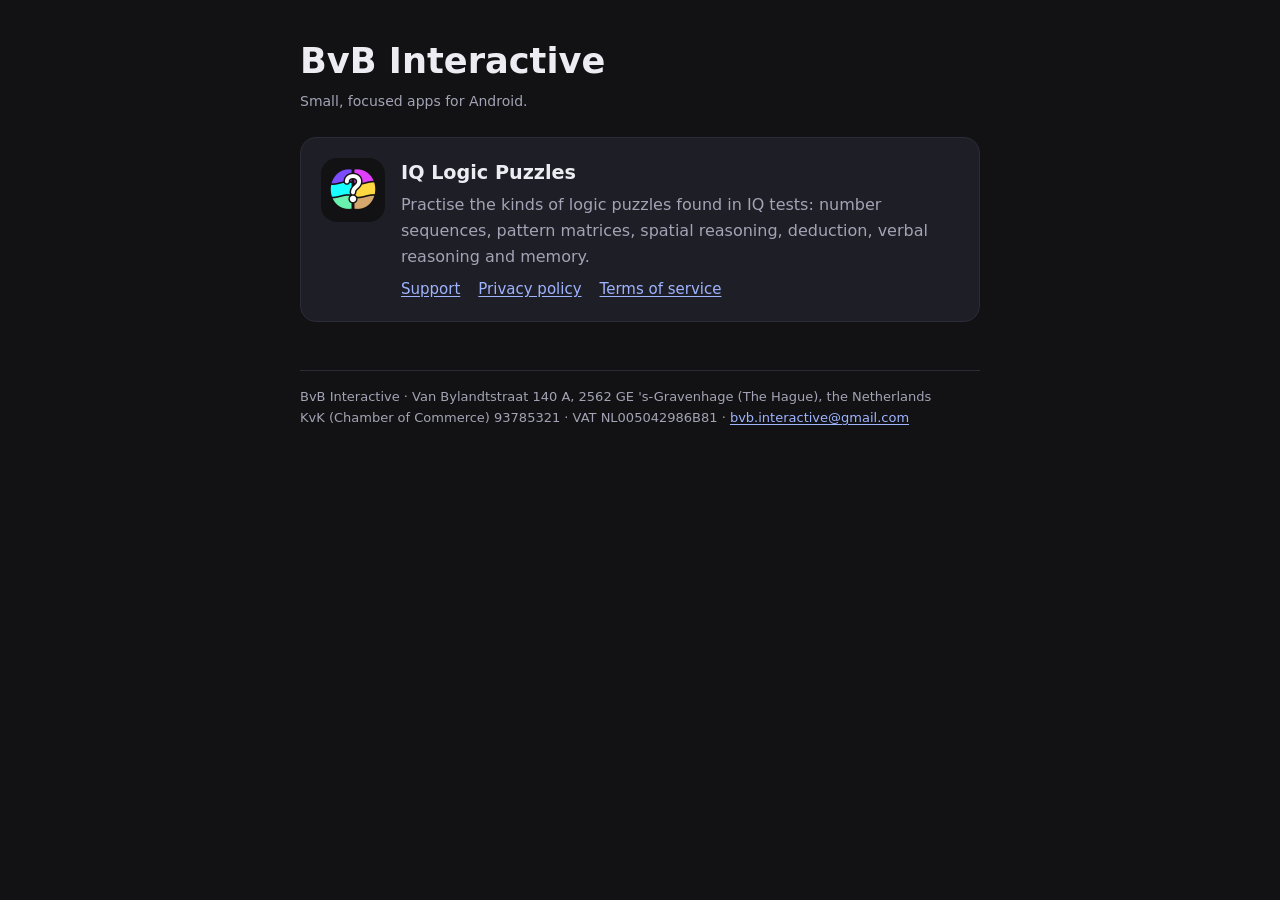
<file: index.html>
<!doctype html>
<html lang="en">
<head>
  <meta charset="utf-8">
  <meta name="viewport" content="width=device-width, initial-scale=1">
  <title>BvB Interactive</title>
  <meta name="description" content="Apps by BvB Interactive.">
  <link rel="icon" href="iq-logic-puzzles/icon.png">
  <link rel="stylesheet" href="style.css">
</head>
<body>
  <main>
    <h1>BvB Interactive</h1>
    <p class="meta">Small, focused apps for Android.</p>

    <section class="apps">
      <article class="card app">
        <img src="iq-logic-puzzles/icon.png" alt="IQ Logic Puzzles icon">
        <div>
          <h2>IQ Logic Puzzles</h2>
          <p>Practise the kinds of logic puzzles found in IQ tests: number sequences, pattern matrices, spatial reasoning, deduction, verbal reasoning and memory.</p>
          <div class="links">
            <a href="iq-logic-puzzles/">Support</a>
            <a href="iq-logic-puzzles/privacy.html">Privacy policy</a>
            <a href="iq-logic-puzzles/terms.html">Terms of service</a>
          </div>
        </div>
      </article>
    </section>

    <footer>
      <address class="company">
        BvB Interactive · Van Bylandtstraat 140 A, 2562 GE 's-Gravenhage (The Hague), the Netherlands<br>
        KvK (Chamber of Commerce) 93785321 · VAT NL005042986B81 · <a href="mailto:bvb.interactive@gmail.com">bvb.interactive@gmail.com</a>
      </address>
    </footer>
  </main>
</body>
</html>
</file>
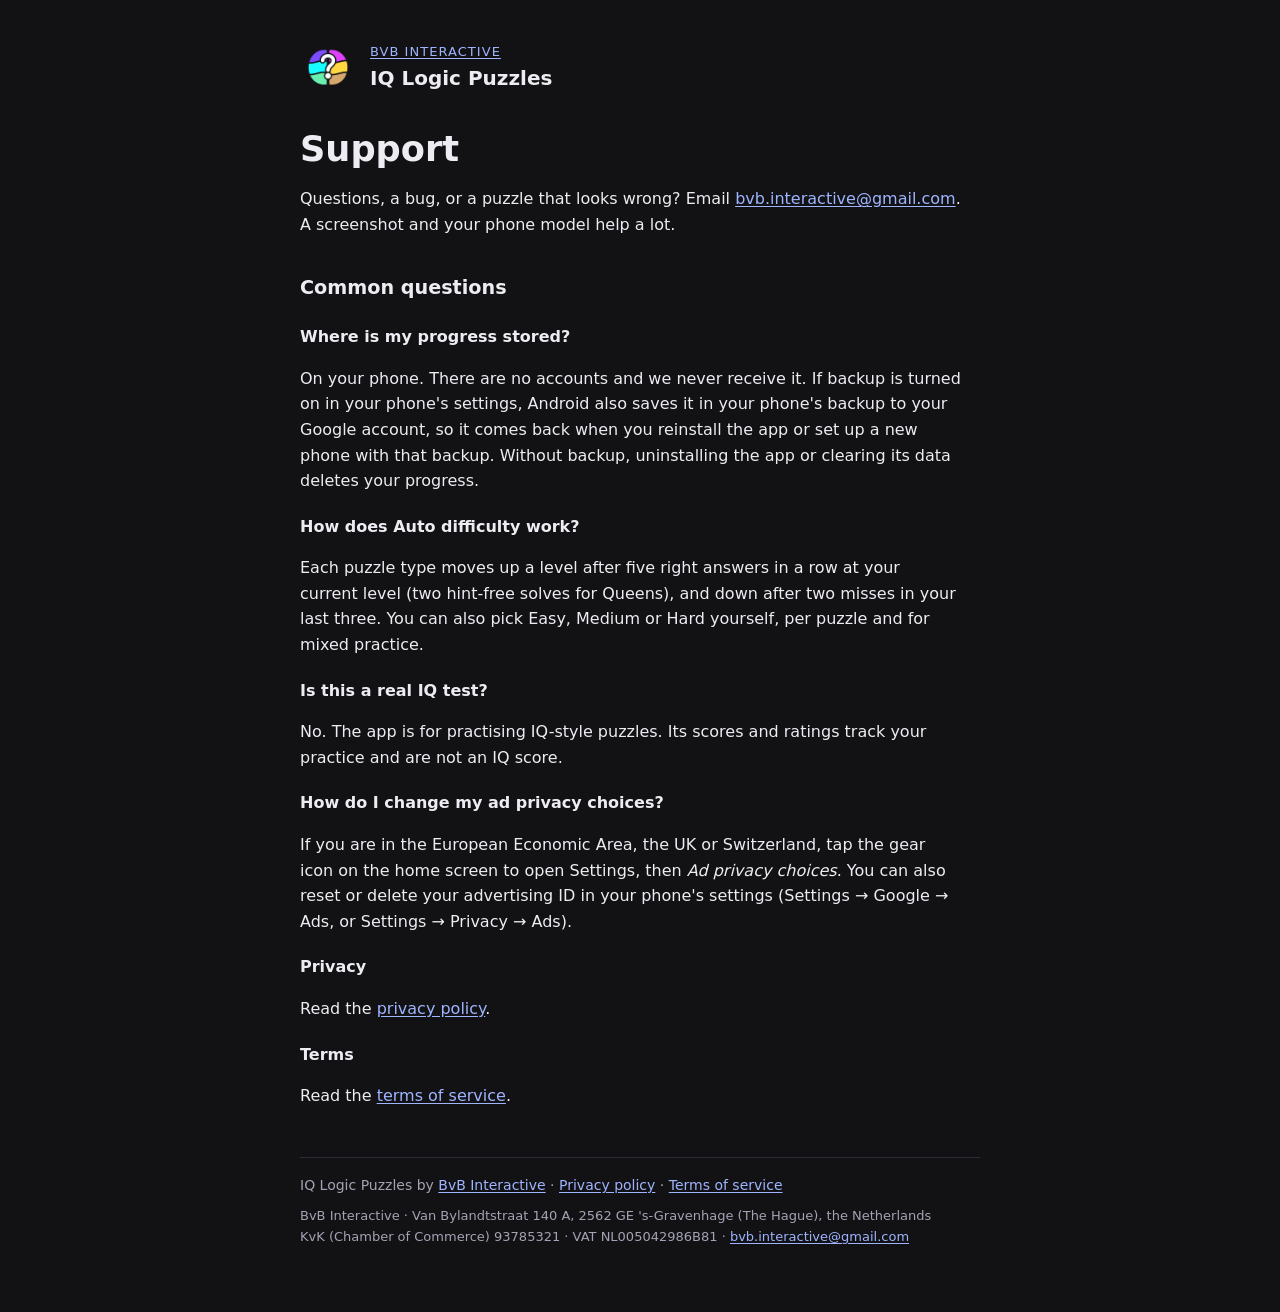
<file: iq-logic-puzzles/index.html>
<!doctype html>
<html lang="en">
<head>
  <meta charset="utf-8">
  <meta name="viewport" content="width=device-width, initial-scale=1">
  <title>IQ Logic Puzzles Support</title>
  <meta name="description" content="Help and contact for IQ Logic Puzzles by BvB Interactive.">
  <link rel="icon" href="icon.png">
  <link rel="stylesheet" href="../style.css">
</head>
<body>
  <main>
    <header class="site">
      <img src="icon.png" alt="">
      <div>
        <div class="brand"><a href="../">BvB Interactive</a></div>
        <div class="name">IQ Logic Puzzles</div>
      </div>
    </header>

    <h1>Support</h1>
    <p>Questions, a bug, or a puzzle that looks wrong? Email <a href="mailto:bvb.interactive@gmail.com">bvb.interactive@gmail.com</a>. A screenshot and your phone model help a lot.</p>

    <h2>Common questions</h2>

    <h3>Where is my progress stored?</h3>
    <p>On your phone. There are no accounts and we never receive it. If backup is turned on in your phone's settings, Android also saves it in your phone's backup to your Google account, so it comes back when you reinstall the app or set up a new phone with that backup. Without backup, uninstalling the app or clearing its data deletes your progress.</p>

    <h3>How does Auto difficulty work?</h3>
    <p>Each puzzle type moves up a level after five right answers in a row at your current level (two hint-free solves for Queens), and down after two misses in your last three. You can also pick Easy, Medium or Hard yourself, per puzzle and for mixed practice.</p>

    <h3>Is this a real IQ test?</h3>
    <p>No. The app is for practising IQ-style puzzles. Its scores and ratings track your practice and are not an IQ score.</p>

    <h3>How do I change my ad privacy choices?</h3>
    <p>If you are in the European Economic Area, the UK or Switzerland, tap the gear icon on the home screen to open Settings, then <em>Ad privacy choices</em>. You can also reset or delete your advertising ID in your phone's settings (Settings → Google → Ads, or Settings → Privacy → Ads).</p>

    <h3>Privacy</h3>
    <p>Read the <a href="privacy.html">privacy policy</a>.</p>

    <h3>Terms</h3>
    <p>Read the <a href="terms.html">terms of service</a>.</p>

    <footer>
      IQ Logic Puzzles by <a href="../">BvB Interactive</a> · <a href="privacy.html">Privacy policy</a> · <a href="terms.html">Terms of service</a>
      <address class="company">
        BvB Interactive · Van Bylandtstraat 140 A, 2562 GE 's-Gravenhage (The Hague), the Netherlands<br>
        KvK (Chamber of Commerce) 93785321 · VAT NL005042986B81 · <a href="mailto:bvb.interactive@gmail.com">bvb.interactive@gmail.com</a>
      </address>
    </footer>
  </main>
</body>
</html>
</file>
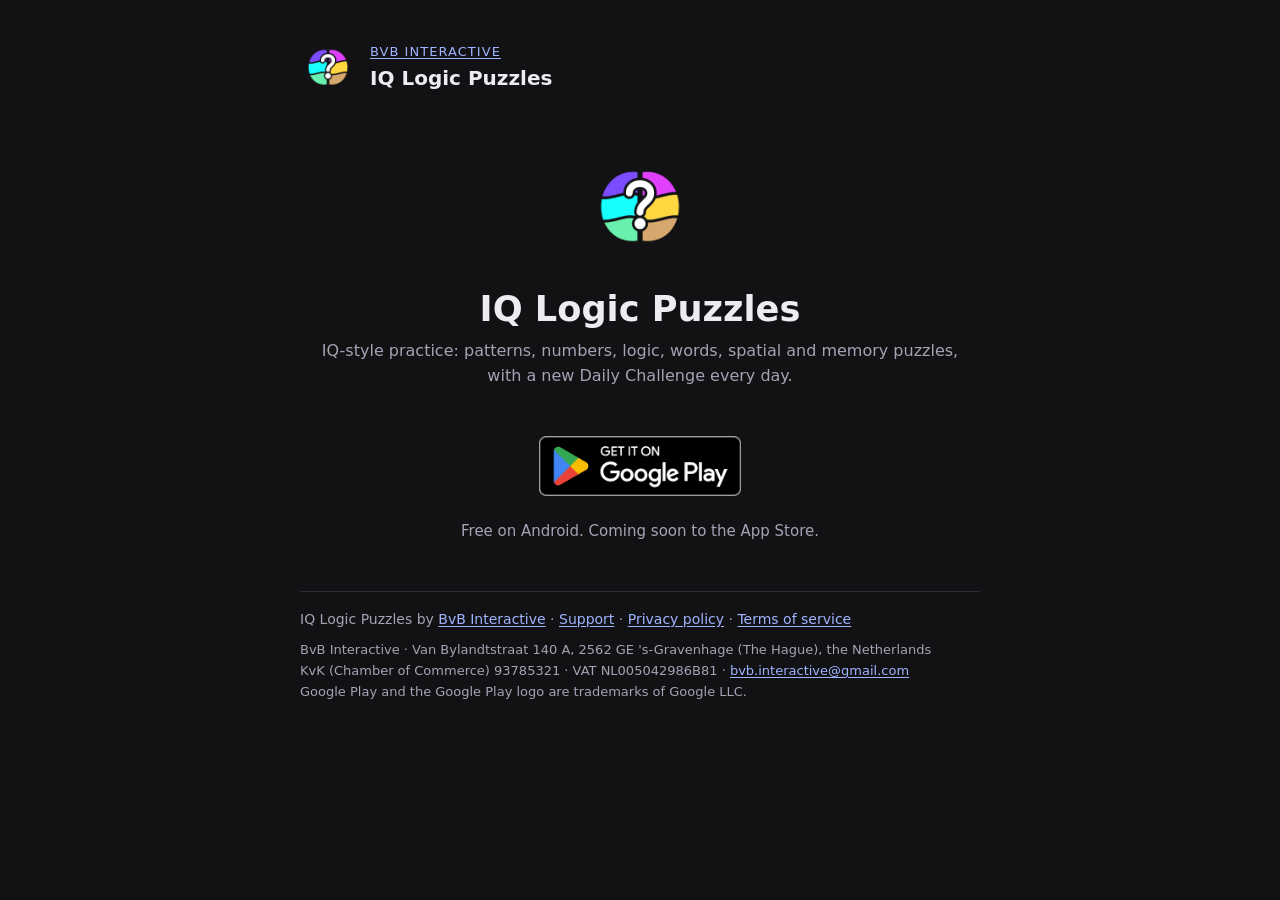
<file: iq-logic-puzzles/get/index.html>
<!doctype html>
<html lang="en">
<head>
  <meta charset="utf-8">
  <meta name="viewport" content="width=device-width, initial-scale=1">
  <title>Get IQ Logic Puzzles</title>
  <meta name="description" content="IQ Logic Puzzles by BvB Interactive: IQ-style puzzle practice with a new Daily Challenge every day. Free on Android.">
  <link rel="icon" href="../icon.png">
  <link rel="stylesheet" href="../../style.css">
  <style>
    .get { text-align: center; padding-top: 24px; }
    .get .icon { width: 112px; height: 112px; border-radius: 26px; }
    .get h1 { margin-top: 16px; }
    .get .pitch { margin: 0 auto 8px; color: var(--muted); }
    /* Badge: 478 x 142 artwork shown at 60 px tall, with at least a quarter
       of its height clear on every side (Google's badge rules). */
    .badge { display: inline-block; margin: 24px 0 8px; padding: 15px; }
    .badge img { display: block; height: 60px; width: auto; }
    .soon { margin: 0 auto; color: var(--muted); font-size: 15px; }
    .ios .soon { order: -1; color: var(--fg); font-weight: 600; }
    .stores { display: flex; flex-direction: column; align-items: center; }
  </style>
</head>
<body>
  <main>
    <header class="site">
      <img src="../icon.png" alt="">
      <div>
        <div class="brand"><a href="../../">BvB Interactive</a></div>
        <div class="name">IQ Logic Puzzles</div>
      </div>
    </header>

    <section class="get">
      <img class="icon" src="../icon.png" alt="IQ Logic Puzzles app icon">
      <h1>IQ Logic Puzzles</h1>
      <p class="pitch">IQ-style practice: patterns, numbers, logic, words, spatial and memory puzzles, with a new Daily Challenge every day.</p>

      <div class="stores" id="stores">
        <a class="badge" id="play" href="https://play.google.com/store/apps/details?id=com.bvbinteractive.iqlogicpuzzles&amp;utm_source=site&amp;utm_medium=social&amp;utm_campaign=bio">
          <img src="../../google-play-badge.png" alt="Get it on Google Play" width="202" height="60">
        </a>
        <p class="soon">Free on Android. Coming soon to the App Store.</p>
      </div>
    </section>

    <footer>
      IQ Logic Puzzles by <a href="../../">BvB Interactive</a> · <a href="../">Support</a> · <a href="../privacy.html">Privacy policy</a> · <a href="../terms.html">Terms of service</a>
      <address class="company">
        BvB Interactive · Van Bylandtstraat 140 A, 2562 GE 's-Gravenhage (The Hague), the Netherlands<br>
        KvK (Chamber of Commerce) 93785321 · VAT NL005042986B81 · <a href="mailto:bvb.interactive@gmail.com">bvb.interactive@gmail.com</a><br>
        Google Play and the Google Play logo are trademarks of Google LLC.
      </address>
    </footer>
  </main>
  <script>
    // Pass the bio link's source on to Play (…/get/?utm_source=instagram),
    // so Play Console counts the install under that platform. Nothing is
    // stored or sent anywhere else.
    (function () {
      var src = new URLSearchParams(location.search).get('utm_source');
      if (src && /^[a-z0-9_-]{1,30}$/i.test(src)) {
        var play = document.getElementById('play');
        play.href = play.href.replace('utm_source=site', 'utm_source=' + src.toLowerCase());
      }
      var ios = /iPhone|iPad|iPod/.test(navigator.userAgent) ||
        (navigator.platform === 'MacIntel' && navigator.maxTouchPoints > 1);
      if (ios) document.getElementById('stores').classList.add('ios');
    })();
  </script>
</body>
</html>
</file>
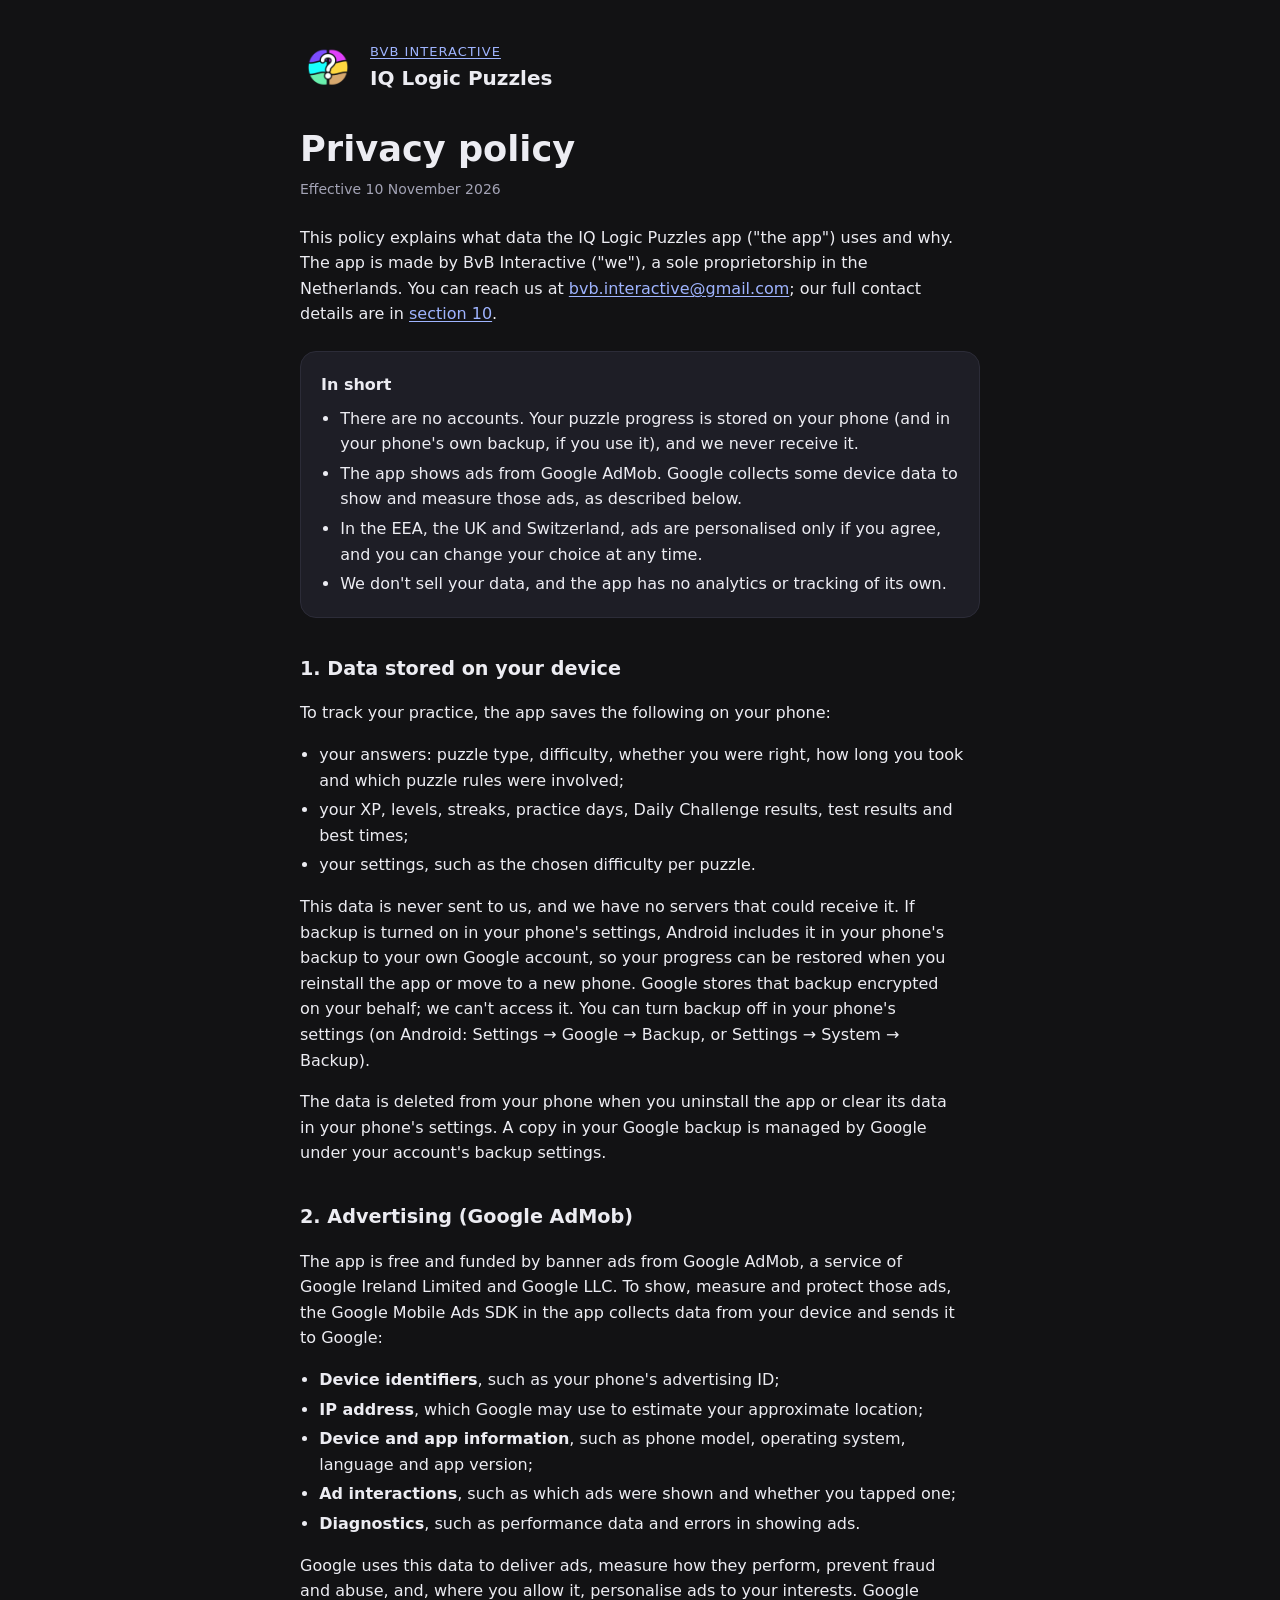
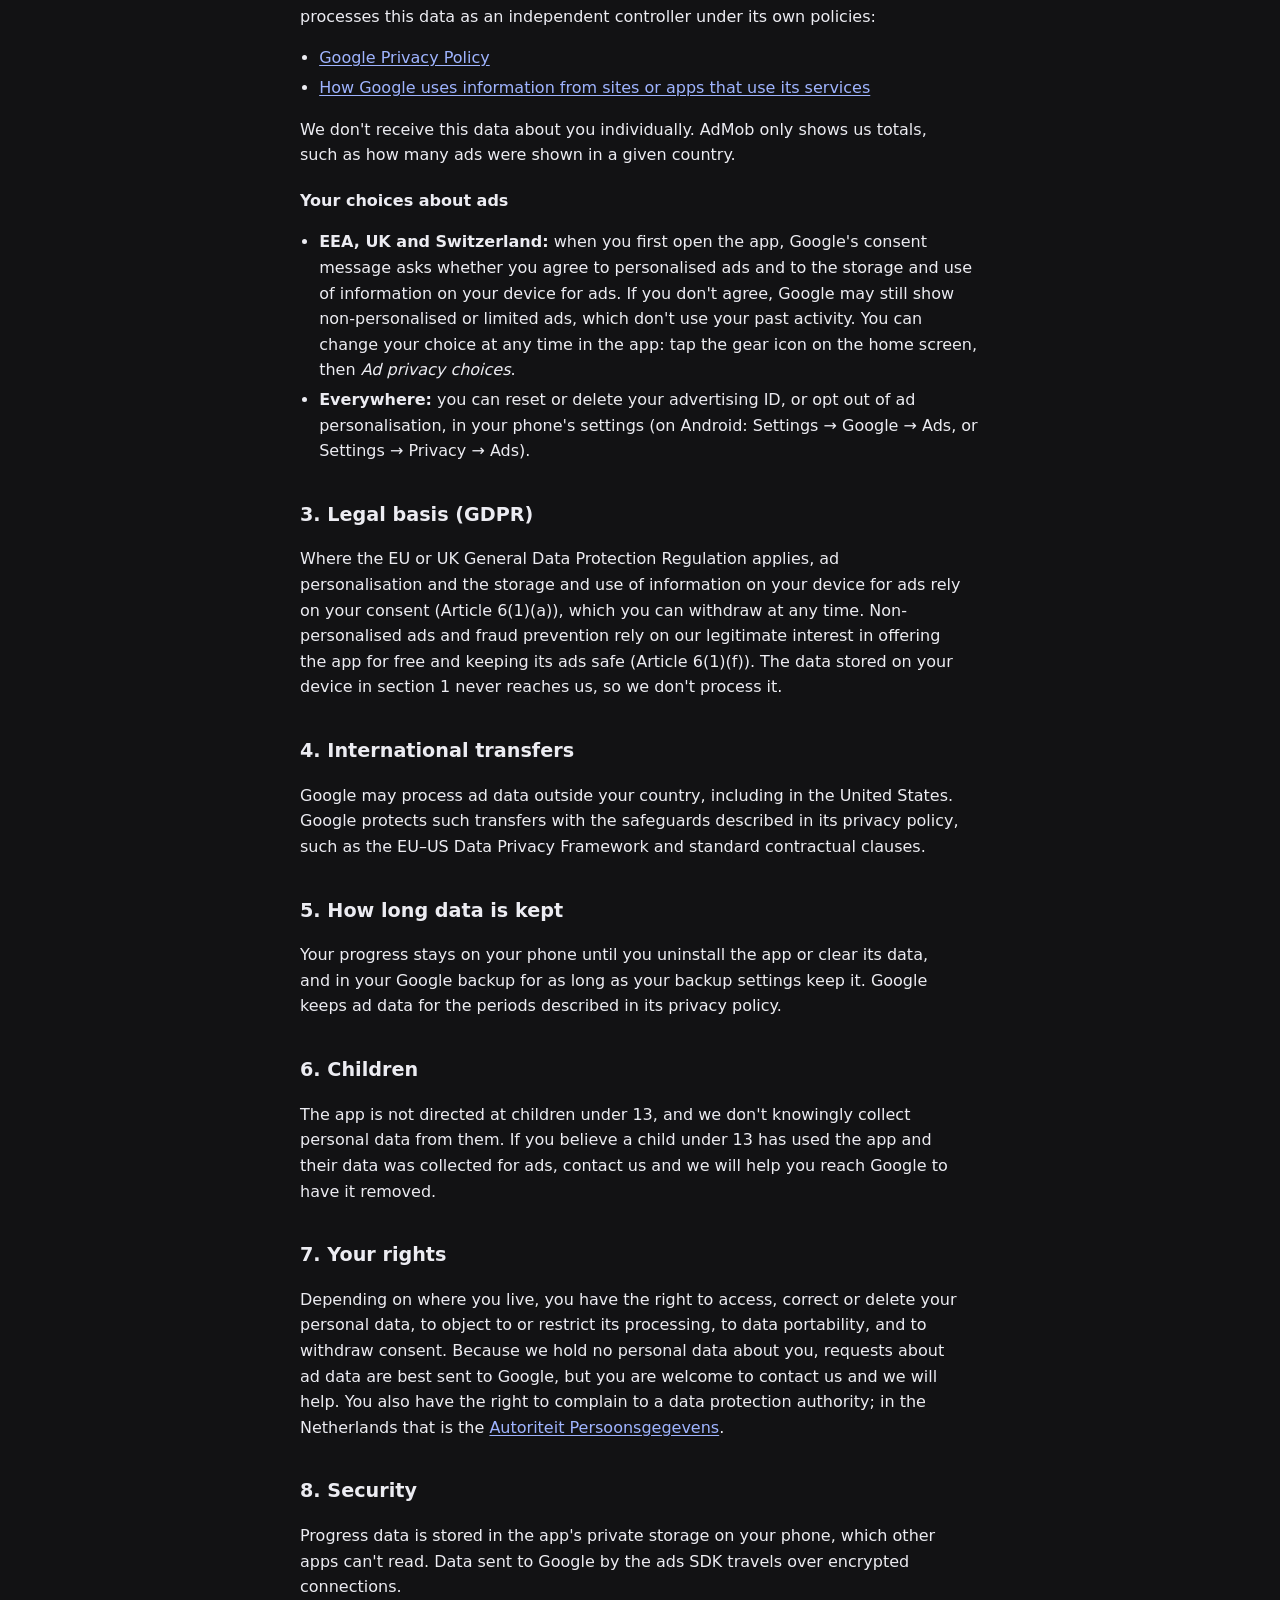
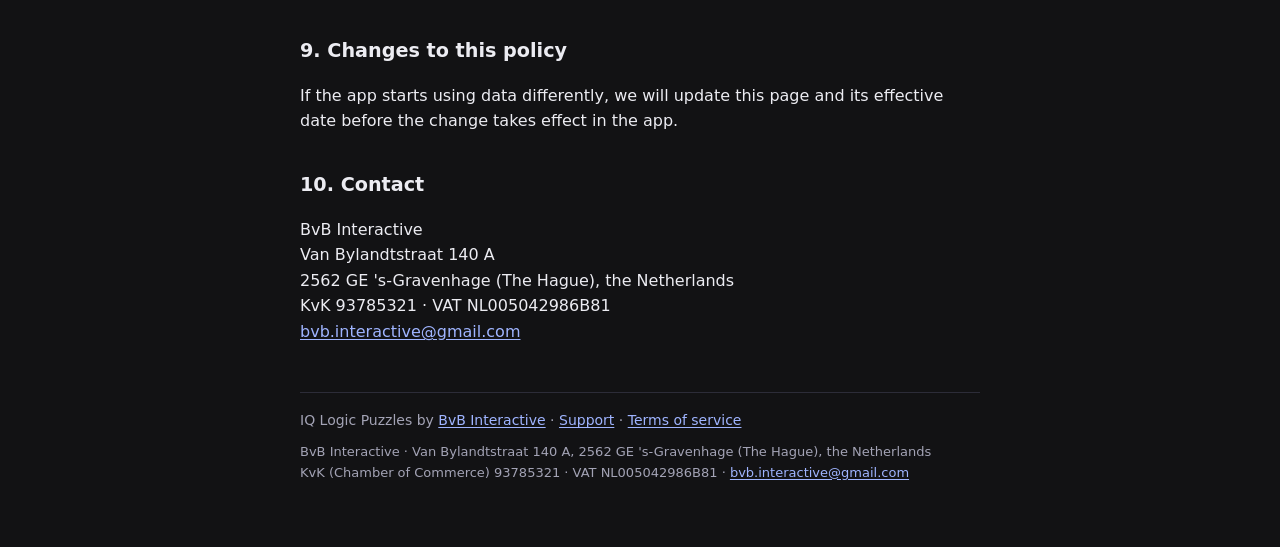
<file: iq-logic-puzzles/privacy.html>
<!doctype html>
<html lang="en">
<head>
  <meta charset="utf-8">
  <meta name="viewport" content="width=device-width, initial-scale=1">
  <title>IQ Logic Puzzles Privacy Policy</title>
  <meta name="description" content="How IQ Logic Puzzles by BvB Interactive handles your data.">
  <link rel="icon" href="icon.png">
  <link rel="stylesheet" href="../style.css">
</head>
<body>
  <main>
    <header class="site">
      <img src="icon.png" alt="">
      <div>
        <div class="brand"><a href="../">BvB Interactive</a></div>
        <div class="name">IQ Logic Puzzles</div>
      </div>
    </header>

    <h1>Privacy policy</h1>
    <p class="meta">Effective 10 November 2026</p>

    <p>This policy explains what data the IQ Logic Puzzles app ("the app") uses and why. The app is made by BvB Interactive ("we"), a sole proprietorship in the Netherlands. You can reach us at <a href="mailto:bvb.interactive@gmail.com">bvb.interactive@gmail.com</a>; our full contact details are in <a href="#contact">section 10</a>.</p>

    <div class="card summary">
      <strong>In short</strong>
      <ul>
        <li>There are no accounts. Your puzzle progress is stored on your phone (and in your phone's own backup, if you use it), and we never receive it.</li>
        <li>The app shows ads from Google AdMob. Google collects some device data to show and measure those ads, as described below.</li>
        <li>In the EEA, the UK and Switzerland, ads are personalised only if you agree, and you can change your choice at any time.</li>
        <li>We don't sell your data, and the app has no analytics or tracking of its own.</li>
      </ul>
    </div>

    <h2>1. Data stored on your device</h2>
    <p>To track your practice, the app saves the following on your phone:</p>
    <ul>
      <li>your answers: puzzle type, difficulty, whether you were right, how long you took and which puzzle rules were involved;</li>
      <li>your XP, levels, streaks, practice days, Daily Challenge results, test results and best times;</li>
      <li>your settings, such as the chosen difficulty per puzzle.</li>
    </ul>
    <p>This data is never sent to us, and we have no servers that could receive it. If backup is turned on in your phone's settings, Android includes it in your phone's backup to your own Google account, so your progress can be restored when you reinstall the app or move to a new phone. Google stores that backup encrypted on your behalf; we can't access it. You can turn backup off in your phone's settings (on Android: Settings → Google → Backup, or Settings → System → Backup).</p>
    <p>The data is deleted from your phone when you uninstall the app or clear its data in your phone's settings. A copy in your Google backup is managed by Google under your account's backup settings.</p>

    <h2>2. Advertising (Google AdMob)</h2>
    <p>The app is free and funded by banner ads from Google AdMob, a service of Google Ireland Limited and Google LLC. To show, measure and protect those ads, the Google Mobile Ads SDK in the app collects data from your device and sends it to Google:</p>
    <ul>
      <li><strong>Device identifiers</strong>, such as your phone's advertising ID;</li>
      <li><strong>IP address</strong>, which Google may use to estimate your approximate location;</li>
      <li><strong>Device and app information</strong>, such as phone model, operating system, language and app version;</li>
      <li><strong>Ad interactions</strong>, such as which ads were shown and whether you tapped one;</li>
      <li><strong>Diagnostics</strong>, such as performance data and errors in showing ads.</li>
    </ul>
    <p>Google uses this data to deliver ads, measure how they perform, prevent fraud and abuse, and, where you allow it, personalise ads to your interests. Google processes this data as an independent controller under its own policies:</p>
    <ul>
      <li><a href="https://policies.google.com/privacy">Google Privacy Policy</a></li>
      <li><a href="https://policies.google.com/technologies/partner-sites">How Google uses information from sites or apps that use its services</a></li>
    </ul>
    <p>We don't receive this data about you individually. AdMob only shows us totals, such as how many ads were shown in a given country.</p>

    <h3>Your choices about ads</h3>
    <ul>
      <li><strong>EEA, UK and Switzerland:</strong> when you first open the app, Google's consent message asks whether you agree to personalised ads and to the storage and use of information on your device for ads. If you don't agree, Google may still show non-personalised or limited ads, which don't use your past activity. You can change your choice at any time in the app: tap the gear icon on the home screen, then <em>Ad privacy choices</em>.</li>
      <li><strong>Everywhere:</strong> you can reset or delete your advertising ID, or opt out of ad personalisation, in your phone's settings (on Android: Settings → Google → Ads, or Settings → Privacy → Ads).</li>
    </ul>

    <h2>3. Legal basis (GDPR)</h2>
    <p>Where the EU or UK General Data Protection Regulation applies, ad personalisation and the storage and use of information on your device for ads rely on your consent (Article 6(1)(a)), which you can withdraw at any time. Non-personalised ads and fraud prevention rely on our legitimate interest in offering the app for free and keeping its ads safe (Article 6(1)(f)). The data stored on your device in section 1 never reaches us, so we don't process it.</p>

    <h2>4. International transfers</h2>
    <p>Google may process ad data outside your country, including in the United States. Google protects such transfers with the safeguards described in its privacy policy, such as the EU–US Data Privacy Framework and standard contractual clauses.</p>

    <h2>5. How long data is kept</h2>
    <p>Your progress stays on your phone until you uninstall the app or clear its data, and in your Google backup for as long as your backup settings keep it. Google keeps ad data for the periods described in its privacy policy.</p>

    <h2>6. Children</h2>
    <p>The app is not directed at children under 13, and we don't knowingly collect personal data from them. If you believe a child under 13 has used the app and their data was collected for ads, contact us and we will help you reach Google to have it removed.</p>

    <h2>7. Your rights</h2>
    <p>Depending on where you live, you have the right to access, correct or delete your personal data, to object to or restrict its processing, to data portability, and to withdraw consent. Because we hold no personal data about you, requests about ad data are best sent to Google, but you are welcome to contact us and we will help. You also have the right to complain to a data protection authority; in the Netherlands that is the <a href="https://autoriteitpersoonsgegevens.nl/en">Autoriteit Persoonsgegevens</a>.</p>

    <h2>8. Security</h2>
    <p>Progress data is stored in the app's private storage on your phone, which other apps can't read. Data sent to Google by the ads SDK travels over encrypted connections.</p>

    <h2>9. Changes to this policy</h2>
    <p>If the app starts using data differently, we will update this page and its effective date before the change takes effect in the app.</p>

    <h2 id="contact">10. Contact</h2>
    <p>BvB Interactive<br>
    Van Bylandtstraat 140 A<br>
    2562 GE 's-Gravenhage (The Hague), the Netherlands<br>
    KvK 93785321 · VAT NL005042986B81<br>
    <a href="mailto:bvb.interactive@gmail.com">bvb.interactive@gmail.com</a></p>

    <footer>
      IQ Logic Puzzles by <a href="../">BvB Interactive</a> · <a href="./">Support</a> · <a href="terms.html">Terms of service</a>
      <address class="company">
        BvB Interactive · Van Bylandtstraat 140 A, 2562 GE 's-Gravenhage (The Hague), the Netherlands<br>
        KvK (Chamber of Commerce) 93785321 · VAT NL005042986B81 · <a href="mailto:bvb.interactive@gmail.com">bvb.interactive@gmail.com</a>
      </address>
    </footer>
  </main>
</body>
</html>
</file>
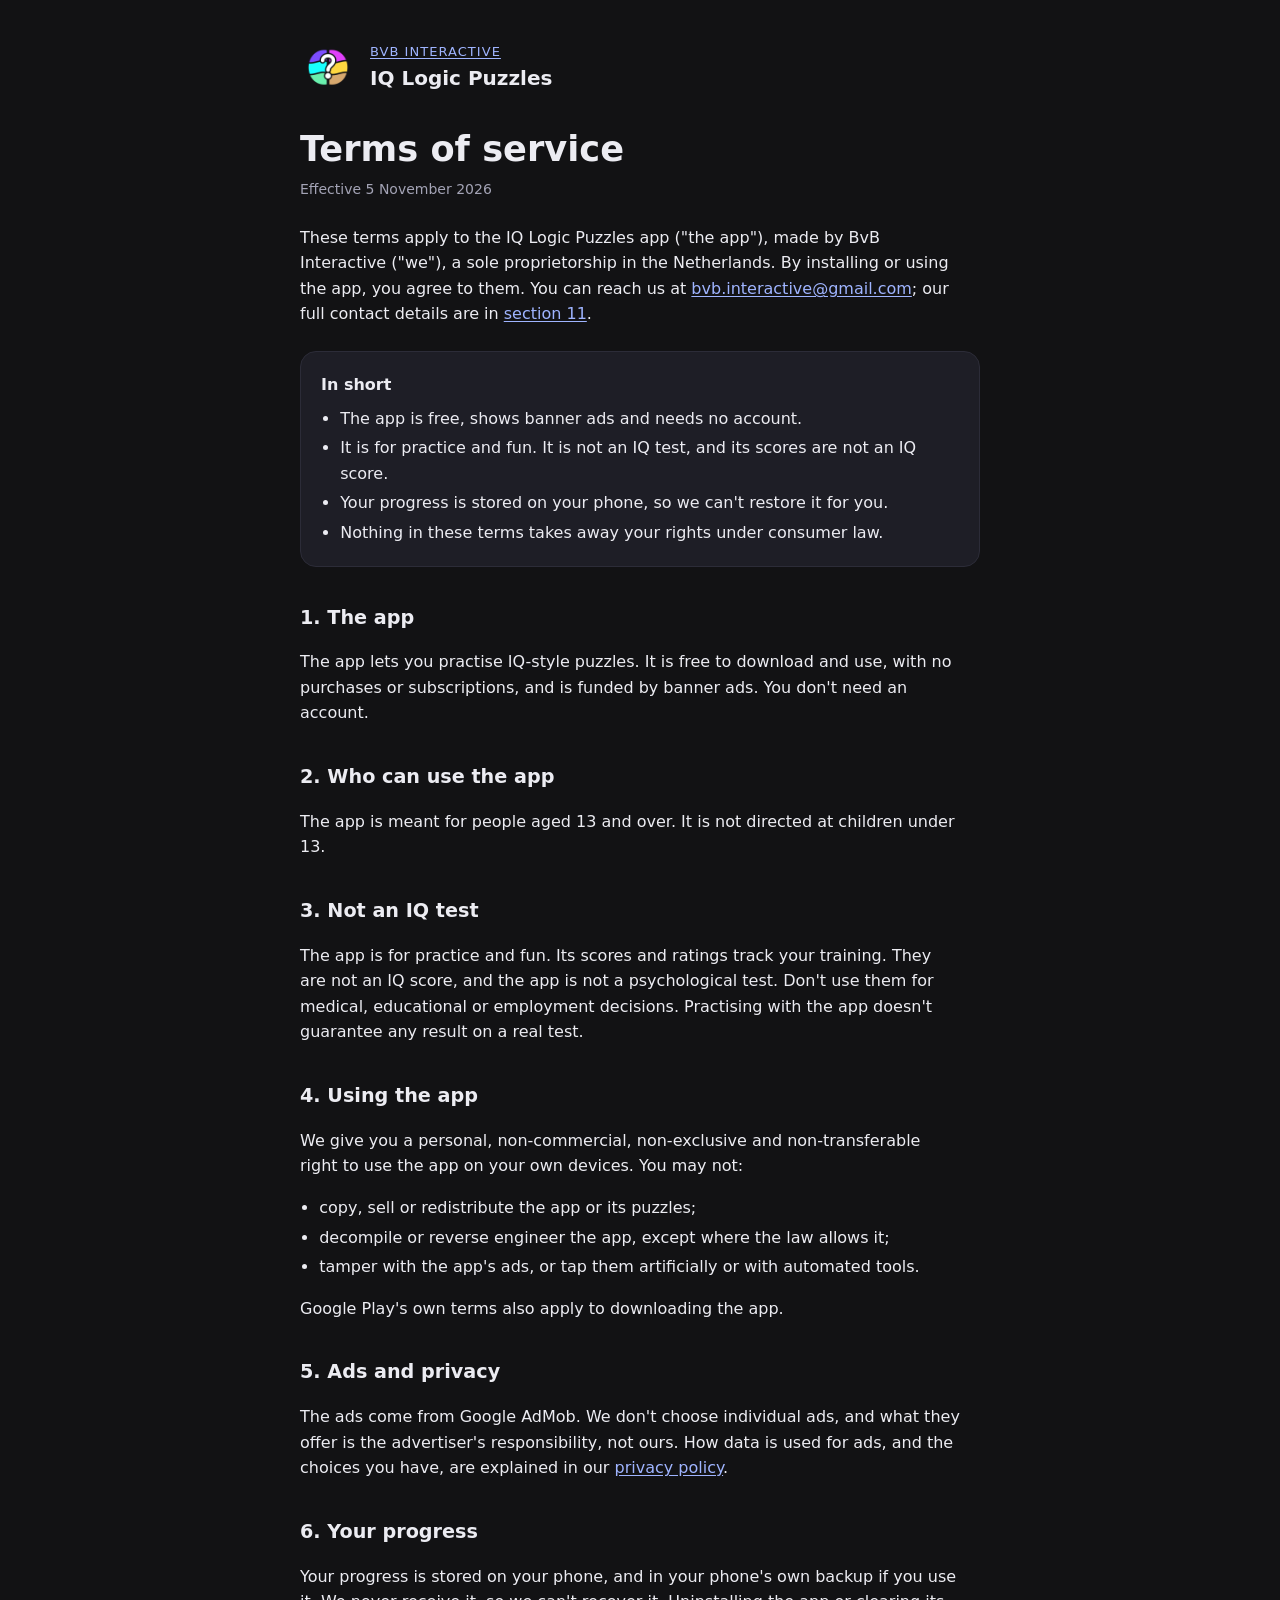
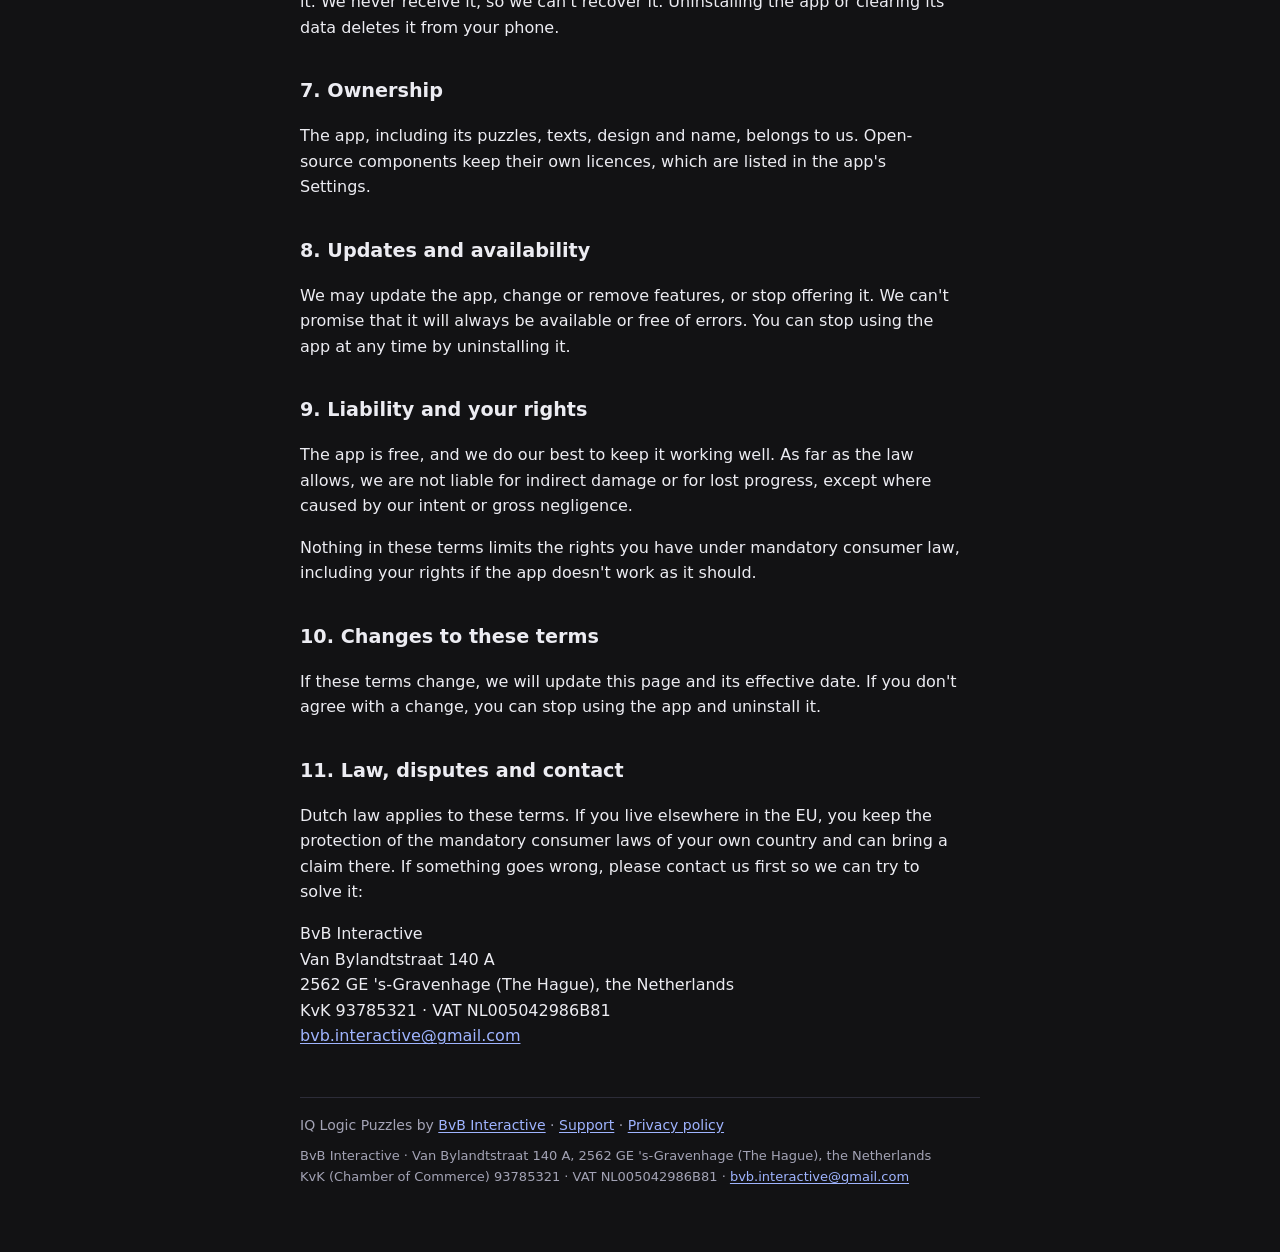
<file: iq-logic-puzzles/terms.html>
<!doctype html>
<html lang="en">
<head>
  <meta charset="utf-8">
  <meta name="viewport" content="width=device-width, initial-scale=1">
  <title>IQ Logic Puzzles Terms of Service</title>
  <meta name="description" content="The terms for using IQ Logic Puzzles by BvB Interactive.">
  <link rel="icon" href="icon.png">
  <link rel="stylesheet" href="../style.css">
</head>
<body>
  <main>
    <header class="site">
      <img src="icon.png" alt="">
      <div>
        <div class="brand"><a href="../">BvB Interactive</a></div>
        <div class="name">IQ Logic Puzzles</div>
      </div>
    </header>

    <h1>Terms of service</h1>
    <p class="meta">Effective 5 November 2026</p>

    <p>These terms apply to the IQ Logic Puzzles app ("the app"), made by BvB Interactive ("we"), a sole proprietorship in the Netherlands. By installing or using the app, you agree to them. You can reach us at <a href="mailto:bvb.interactive@gmail.com">bvb.interactive@gmail.com</a>; our full contact details are in <a href="#contact">section 11</a>.</p>

    <div class="card summary">
      <strong>In short</strong>
      <ul>
        <li>The app is free, shows banner ads and needs no account.</li>
        <li>It is for practice and fun. It is not an IQ test, and its scores are not an IQ score.</li>
        <li>Your progress is stored on your phone, so we can't restore it for you.</li>
        <li>Nothing in these terms takes away your rights under consumer law.</li>
      </ul>
    </div>

    <h2>1. The app</h2>
    <p>The app lets you practise IQ-style puzzles. It is free to download and use, with no purchases or subscriptions, and is funded by banner ads. You don't need an account.</p>

    <h2>2. Who can use the app</h2>
    <p>The app is meant for people aged 13 and over. It is not directed at children under 13.</p>

    <h2>3. Not an IQ test</h2>
    <p>The app is for practice and fun. Its scores and ratings track your training. They are not an IQ score, and the app is not a psychological test. Don't use them for medical, educational or employment decisions. Practising with the app doesn't guarantee any result on a real test.</p>

    <h2>4. Using the app</h2>
    <p>We give you a personal, non-commercial, non-exclusive and non-transferable right to use the app on your own devices. You may not:</p>
    <ul>
      <li>copy, sell or redistribute the app or its puzzles;</li>
      <li>decompile or reverse engineer the app, except where the law allows it;</li>
      <li>tamper with the app's ads, or tap them artificially or with automated tools.</li>
    </ul>
    <p>Google Play's own terms also apply to downloading the app.</p>

    <h2>5. Ads and privacy</h2>
    <p>The ads come from Google AdMob. We don't choose individual ads, and what they offer is the advertiser's responsibility, not ours. How data is used for ads, and the choices you have, are explained in our <a href="privacy.html">privacy policy</a>.</p>

    <h2>6. Your progress</h2>
    <p>Your progress is stored on your phone, and in your phone's own backup if you use it. We never receive it, so we can't recover it. Uninstalling the app or clearing its data deletes it from your phone.</p>

    <h2>7. Ownership</h2>
    <p>The app, including its puzzles, texts, design and name, belongs to us. Open-source components keep their own licences, which are listed in the app's Settings.</p>

    <h2>8. Updates and availability</h2>
    <p>We may update the app, change or remove features, or stop offering it. We can't promise that it will always be available or free of errors. You can stop using the app at any time by uninstalling it.</p>

    <h2>9. Liability and your rights</h2>
    <p>The app is free, and we do our best to keep it working well. As far as the law allows, we are not liable for indirect damage or for lost progress, except where caused by our intent or gross negligence.</p>
    <p>Nothing in these terms limits the rights you have under mandatory consumer law, including your rights if the app doesn't work as it should.</p>

    <h2>10. Changes to these terms</h2>
    <p>If these terms change, we will update this page and its effective date. If you don't agree with a change, you can stop using the app and uninstall it.</p>

    <h2 id="contact">11. Law, disputes and contact</h2>
    <p>Dutch law applies to these terms. If you live elsewhere in the EU, you keep the protection of the mandatory consumer laws of your own country and can bring a claim there. If something goes wrong, please contact us first so we can try to solve it:</p>
    <p>BvB Interactive<br>
    Van Bylandtstraat 140 A<br>
    2562 GE 's-Gravenhage (The Hague), the Netherlands<br>
    KvK 93785321 · VAT NL005042986B81<br>
    <a href="mailto:bvb.interactive@gmail.com">bvb.interactive@gmail.com</a></p>

    <footer>
      IQ Logic Puzzles by <a href="../">BvB Interactive</a> · <a href="./">Support</a> · <a href="privacy.html">Privacy policy</a>
      <address class="company">
        BvB Interactive · Van Bylandtstraat 140 A, 2562 GE 's-Gravenhage (The Hague), the Netherlands<br>
        KvK (Chamber of Commerce) 93785321 · VAT NL005042986B81 · <a href="mailto:bvb.interactive@gmail.com">bvb.interactive@gmail.com</a>
      </address>
    </footer>
  </main>
</body>
</html>
</file>
<file: style.css>
/* BvB Interactive: one stylesheet for every page. System fonts only, so the
   site loads nothing from third parties. */
:root {
  color-scheme: dark;
  --bg: #121214;
  --card: #1E1E26;
  --line: #2C2C38;
  --fg: #ECECF2;
  --muted: #A3A3B5;
  --accent: #B39DDB;
  --link: #9FB4FF;
  --sans: system-ui, -apple-system, "Segoe UI", Roboto, "Helvetica Neue", Arial, sans-serif;
}
* { box-sizing: border-box; }
html { -webkit-text-size-adjust: 100%; }
body {
  margin: 0;
  background: var(--bg);
  color: var(--fg);
  font-family: var(--sans);
  font-size: 16px;
  line-height: 1.6;
}
main {
  max-width: 720px;
  margin: 0 auto;
  padding-inline: 20px;
  padding-block: 40px 64px;
}
header.site {
  display: flex;
  align-items: center;
  gap: 14px;
  margin-bottom: 32px;
}
header.site img { width: 56px; height: 56px; border-radius: 14px; }
header.site .brand { font-size: 13px; letter-spacing: 0.08em; text-transform: uppercase; color: var(--muted); }
header.site .name { font-size: 20px; font-weight: 700; }
h1 { font-size: clamp(1.7rem, 4vw, 2.2rem); line-height: 1.2; margin: 0 0 8px; text-wrap: balance; }
h2 { font-size: 1.2rem; margin: 36px 0 8px; }
h3 { font-size: 1rem; margin: 20px 0 4px; }
p, li { max-width: 65ch; }
ul { padding-left: 1.2em; }
li + li { margin-top: 4px; }
a { color: var(--link); text-underline-offset: 2px; }
a:focus-visible { outline: 2px solid var(--accent); outline-offset: 2px; border-radius: 2px; }
.meta { color: var(--muted); font-size: 14px; margin: 0 0 24px; }
.card {
  background: var(--card);
  border: 1px solid var(--line);
  border-radius: 16px;
  padding: 20px;
}
.apps { display: grid; gap: 16px; margin-top: 24px; }
.app { display: flex; gap: 16px; align-items: flex-start; }
.app img { width: 64px; height: 64px; border-radius: 16px; flex: none; }
.app h2 { margin: 0 0 4px; }
.app p { margin: 0 0 8px; color: var(--muted); }
.links { display: flex; flex-wrap: wrap; gap: 6px 18px; font-size: 15px; }
.summary { margin: 24px 0; }
.summary ul { margin: 8px 0 0; }
code { font-size: 0.92em; background: var(--card); padding: 1px 5px; border-radius: 4px; }
footer { margin-top: 48px; padding-top: 16px; border-top: 1px solid var(--line); color: var(--muted); font-size: 14px; }
footer address { font-style: normal; margin-top: 10px; font-size: 13px; line-height: 1.6; }
footer address:first-child { margin-top: 0; }
</file>
